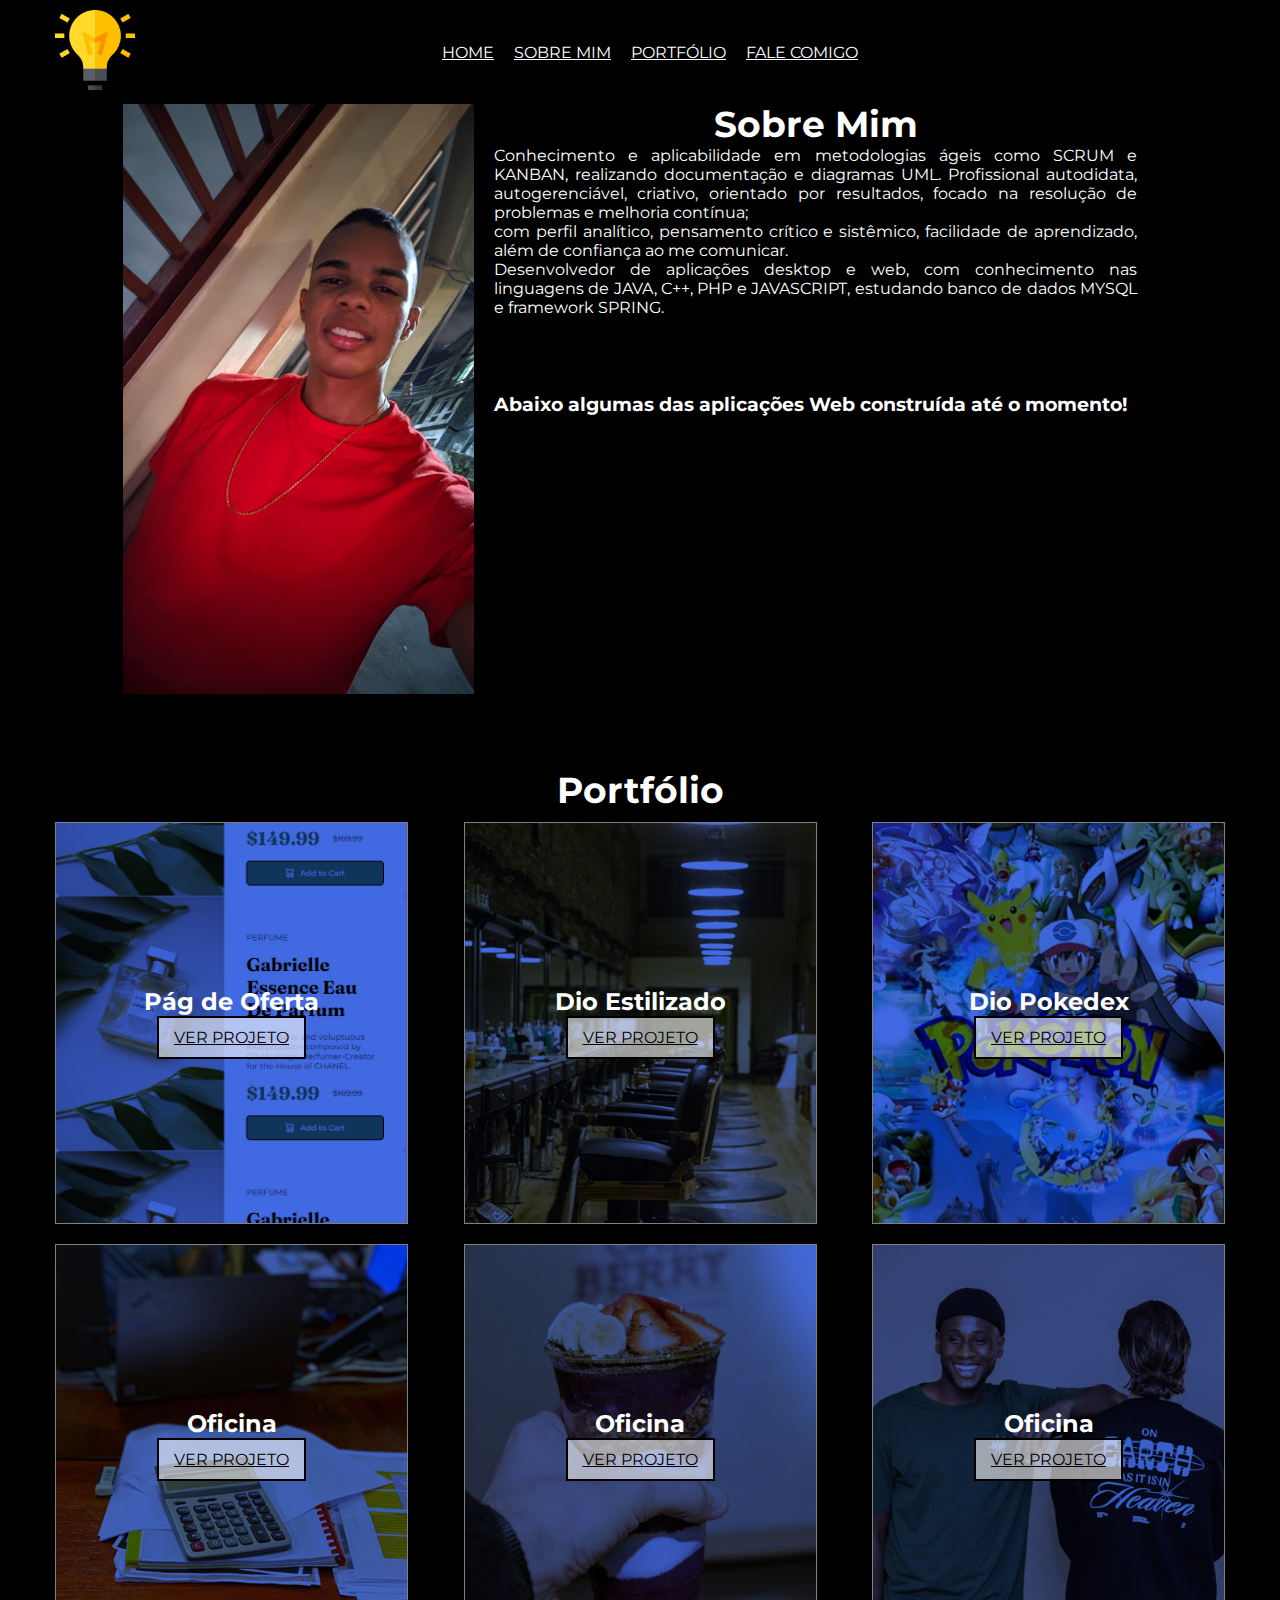
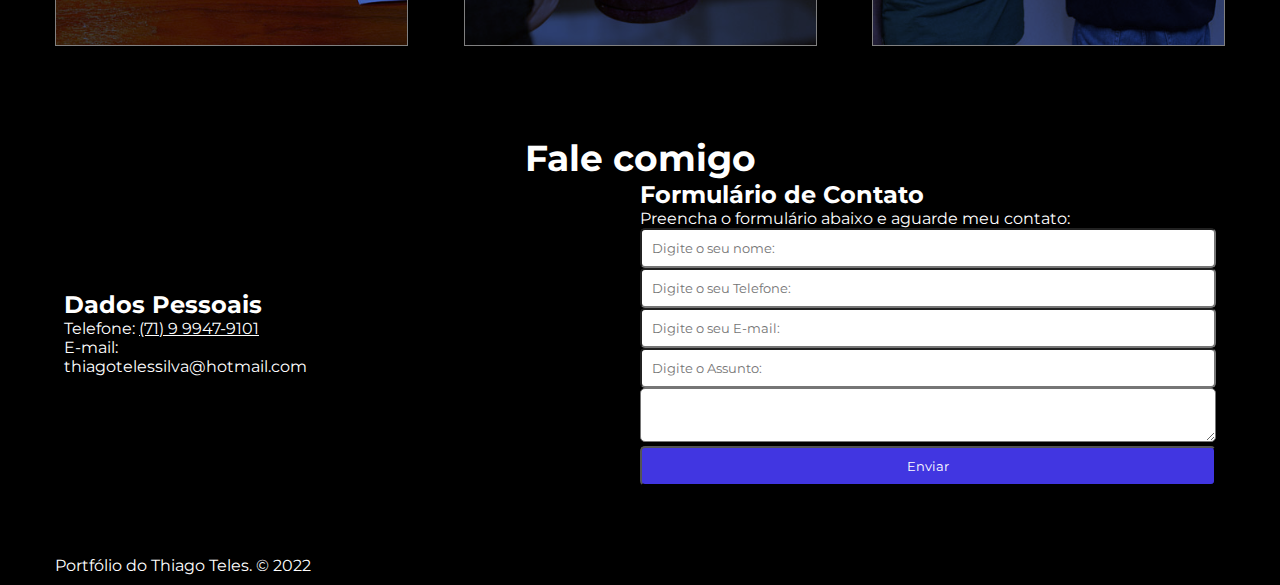
<file: index.html>
<!DOCTYPE html>
<html lang="pt-br">

<head>
	<meta charset="UTF-8">
	<title>Portfólio | Thiago Teles</title>
	<meta name="viewport" content="width=device-width, initial-scale=1.0">
	<!-- favicon -->
	<link rel="icon" href="images/logo.png">
	<!-- css do site -->
	<link rel="stylesheet" type="text/css" href="css/style.css">

	<!-- font google -->
	<link rel="preconnect" href="https://fonts.googleapis.com">
	<link rel="preconnect" href="https://fonts.gstatic.com" crossorigin>
	<link href="https://fonts.googleapis.com/css2?family=Montserrat:wght@300;600;800&display=swap" rel="stylesheet">
	<!-- icons awesome-->
	<link rel="stylesheet" href="https://cdnjs.cloudflare.com/ajax/libs/font-awesome/6.1.1/css/all.min.css"
		integrity="sha512-KfkfwYDsLkIlwQp6LFnl8zNdLGxu9YAA1QvwINks4PhcElQSvqcyVLLD9aMhXd13uQjoXtEKNosOWaZqXgel0g=="
		crossorigin="anonymous" referrerpolicy="no-referrer" />
</head>

<body>
	<header>
		<div class="header container">
			<a href="#">
				<img src="images/logo-criativo.png" alt="Logo da Criativo" class="header-logo">
			</a>
			<nav class="header-nav">
				<ul class="flex-center">
					<li>
						<a href="#">
							HOME
						</a>
					<li>
						<a href="#linksobre">
							SOBRE MIM
						</a>
					</li>
					<li>
						<a href="#linkportfolio">
							PORTFÓLIO
					</li>
					</a>
					<li>
						<a href="#linkfale">
							FALE COMIGO
					</li>
					</a>
				</ul>
			</nav>
			<div class="header-social-media">
				<!--https://fontawesome.com/-->
				<ul class="flex-center">
					<li><a href="https://github.com/Teles23" target="_blank"><i class="fa-brands fa-github"></i></a>
					</li>
					<li><a href="https://www.instagram.com/thiagoteles0/" target="_blank"><i
								class="fa-brands fa-instagram"></i></a></li>
					<li><a href="https://www.linkedin.com/in/thiago-teles17/" target="_blank"><i
								class="fa-brands fa-linkedin"></i></a></li>

				</ul>
			</div>
		</div>
	</header>
	<main>
		<section>
			<div class="flex-center container">
				<div class="mobile">
					<div id="image-sobre">
						<img src="images/foto-design.jpg" alt="Foto do Design">
					</div>
					<div id="sobre">
						<h1 id="linksobre">Sobre Mim</h1>
						<p>Conhecimento e aplicabilidade em metodologias ágeis como SCRUM e KANBAN, realizando
							documentação
							e diagramas UML.
							Profissional autodidata, autogerenciável, criativo, orientado por resultados, focado na
							resolução de problemas e melhoria contínua;</p>
						<p>
							com perfil analítico, pensamento crítico e sistêmico, facilidade de aprendizado, além de
							confiança ao me comunicar.
						</p>
						<p>
							Desenvolvedor de aplicações desktop e web, com conhecimento nas linguagens de JAVA, C++, PHP
							e
							JAVASCRIPT, estudando banco de dados MYSQL e framework SPRING. </p>
						<br><br><br><br>

						<h3>Abaixo algumas das aplicações Web construída até o momento!</h3>

					</div>
				</div>
			</div>
		</section>
	</main>
	<section>
		<h1 id="linkportfolio">Portfólio</h1>
		<div class="flex-center container gallery">
			<div class="flex-center gallery-card gallery-image" id="card-1">
				<h2>Pág de Oferta</h2>
				<a href="./CartaoDeApresentacao/index.html" target="_blank" class="gallery-card-btn">Ver Projeto</a>
			</div>
			<div class="flex-center gallery-card gallery-image" id="card-2">
				<h2>Dio Estilizado</h2>
				<a href="dio/index.html" target="_blank" class="gallery-card-btn">Ver Projeto</a>
			</div>
			<div class="flex-center gallery-card gallery-image" id="card-3">
				<h2>Dio Pokedex</h2>
				<a href="Pokedex/index.html" target="_blank" class="gallery-card-btn">Ver Projeto</a>
			</div>
			<div class="flex-center gallery-card gallery-image" id="card-4">
				<h2>Oficina</h2>
				<a href="#" class="gallery-card-btn">Ver Projeto</a>
			</div>
			<div class="flex-center gallery-card gallery-image" id="card-5">
				<h2>Oficina</h2>
				<a href="#" class="gallery-card-btn">Ver Projeto</a>
			</div>
			<div class="flex-center gallery-card gallery-image" id="card-6">
				<h2>Oficina</h2>
				<a href="#" class="gallery-card-btn">Ver Projeto</a>
			</div>
		</div>
	</section>
	<section>
		<h1 id="linkfale">Fale comigo</h1>
		<div class="flex-center mobileform">
			<div class="dados-contato">
				<H2>Dados Pessoais</H2>
				<p>
					Telefone: <a href="https://api.whatsapp.com/send?phone=5571988545259">(71) 9 9947-9101</a>
				</p>
				<p>
					E-mail:
				<p>thiagotelessilva@hotmail.com</p>
				</p>
			</div>
			<div class="form">
				<H2>Formulário de Contato</H2>
				<p>Preencha o formulário abaixo e aguarde meu contato: </p>
				<form action="" method="post">
					<p>
						<input type="text" name="name" placeholder="Digite o seu nome: ">
					</p>
					<p>
						<input type="text" name="fone" placeholder="Digite o seu Telefone: ">
					</p>
					<p>
						<input type="text" name="email" placeholder="Digite o seu E-mail: ">
					</p>
					<p>
						<input type="text" name="subject" placeholder="Digite o Assunto: ">
					</p>
					<p>
						<textarea name="message" placeholder="Deixe seu Recado">
						</textarea>
					</p>
					<p>
						<input type="submit" name="enviar" value="Enviar" class="btn-submit">
					</p>
				</form>
			</div>

	</section>
	<footer>
		<div class="container">
			Portfólio do Thiago Teles. &copy; 2022
		</div>
	</footer>
</body>

</html>
</file>
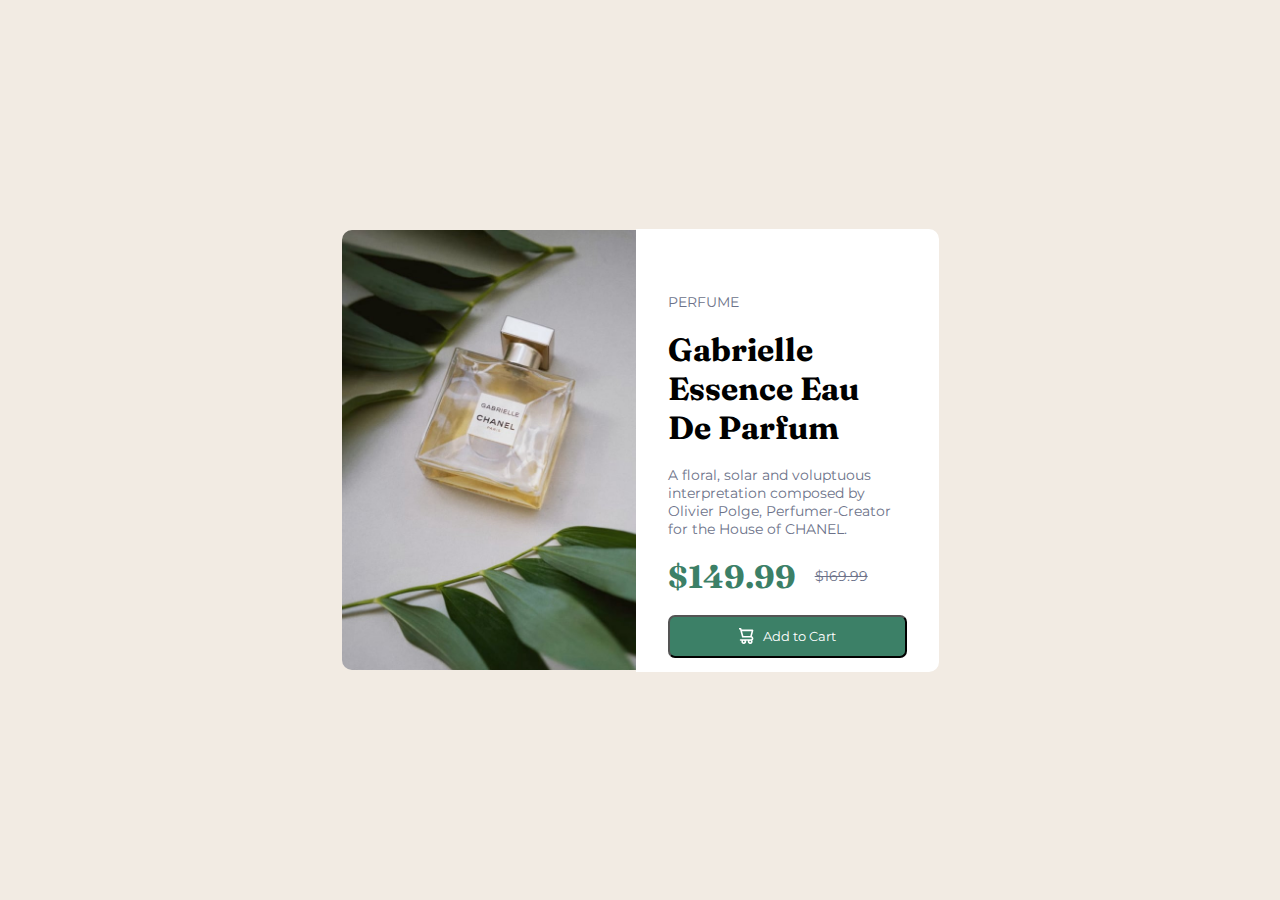
<file: CartaoDeApresentacao/index.html>
<!DOCTYPE html>
<html lang="pt-br">

<head>
  <meta charset="UTF-8">
  <meta http-equiv="X-UA-Compatible" content="IE=edge">
  <meta name="viewport" content="width=device-width, initial-scale=1.0">
  <link rel="stylesheet" href="./css/style.css">
  <link rel="icon" href="./images/favicon-32x32.png">
  <title>Cartão de Produto</title>
</head>

<body>
  <main>
  <div class="content">
    <div id="foto"></div>
    <div class="descricao">
      <p>PERFUME</p><br>
      <h1>Gabrielle Essence Eau De Parfum</h1><br>

      <p>A floral, solar and voluptuous interpretation composed by Olivier Polge,
        Perfumer-Creator for the House of CHANEL.</p><br>
      <ul>
        <li>
          <h1 id="preco">$149.99</h1></span>
        </li>
        <li id="tachado">
          <p style="text-decoration: line-through;">$169.99</p>
        </li>
      </ul><br>

      <button><img src="./images/icon-cart.svg" alt=""> &nbsp Add to Cart </button>
    </div>
  </div>
</main>
</body>

</html>
</file>
<file: css/style.css>
html {
  scroll-behavior: smooth;
}
* {
  font-family: "Montserrat", sans-serif;
  margin: 0;
  padding: 0;
}
body {
  background-color: #000;
  color: #fff;
}
a {
  color: #fff;
}
header {
  background-color: #000;
  width: 100%;
  position: fixed;
  z-index: 3;
  top: 0;
}
h1 {
  text-align: center;
  font-size: 36px;
}
section {
  margin: 60px 0;
}
input,
textarea {
  width: -webkit-fill-available;
  padding: 10px;
  border-radius: 5px;
}
:target {
  scroll-margin-top: 120px;
}
/*classes e ids */
.header {
  display: flex;
  justify-content: space-between;
}
.header-logo {
  width: 80px;
}
.container {
  max-width: 1170px;
  margin: 0 auto 0 auto;
  padding: 10px 0 10px 0;
}
.flex-center,
.mobile {
  display: flex;
  justify-content: center;
  align-items: center;
}
.header-nav ul {
  height: 100%;
}
.header-nav ul li {
  margin: 0 10px;
  text-transform: uppercase;
  list-style: none;
}
.header-nav ul li a:hover {
  color: gold;
  text-decoration: none;
}
.header-social-media ul {
  height: 100%;
}
.header-social-media ul li {
  margin: 0 10px;
  list-style: none;
}
.header-social-media ul li a:hover {
  color: #ff00ff;
}
#image-sobre {
  width: 30%;
}

#image-sobre img {
  width: 100%;
}
#sobre {
  width: 55%;
  padding: 0 20px;
  align-self: flex-start;
  margin-top: 32px;
  text-align: justify;
}
/* galeria */
.gallery {
  flex-wrap: wrap;
  justify-content: space-between;
}
.gallery-card {
  width: 30%;
  height: 400px;
  border: 1px solid gray;
  flex-direction: column;
  margin-bottom: 20px;
  overflow: hidden;
}
.gallery-card-btn {
  border: 2px solid black;
  color: black;
  font-weight: 400;
  text-transform: uppercase;
  padding: 10px 15px;
  background-color: rgba(255, 255, 255, 0.6);
}
.gallery-card-btn:hover {
  background-color: white;
  transition: 0.6s;
}
.gallery-image {
  background-size: 100%;
  background-position: center;
  background-color: #4169e1;
  background-blend-mode: multiply;
}
.gallery-image:hover {
  background-size: 120%;
  transition: 0.6s;
  background-color: white;
  background-blend-mode: multiply;
}
#card-1 {
  background-image: url(../images/img-02.jpg);
}
#card-2 {
  background-image: url(../images/img-01-s.jpg);
}
#card-3 {
  background-image: url(../images/img-03-a.jpg);
}
#card-4 {
  background-image: url(../images/img-04-p.jpg);
}
#card-5 {
  background-image: url(../images/img-05-p.jpg);
}
#card-6 {
  background-image: url(../images/img-06-p.jpg);
}
/*section form*/

.dados-contato {
  width: 45%;
}
.form {
  width: 45%;
}
/*form*/
.btn-submit {
  background-color: #4136e1;
  color: white;
}
.btn-submit:hover {
  background-color: #191970;
}
/*responsivo*/

@media screen and (max-width: 800px) {
  body {
    /* background-color: blue; */
  }
  .header {
    font-size: 7px;
  }
  .header-logo {
    width: 28px;
  }
  #image-sobre {
    width: 30%;
  }
  #sobre {
    margin: auto;
    width: auto;
    text-align: justify;
  }
  .mobile {
    display: flex;
    flex-direction: column;
  }
  .mobileform {
    display: flex;
    flex-direction: column-reverse;
    align-items: baseline;
  }
  .dados-contato {
    align-self: flex-start;
    width: auto;
  }
  .form {
    width: auto;
  }
  .gallery-card {
    height: 161px;
    background-size: 115%;
  }
}
@media screen and (max-width: 600px) {
  /* body {
     background-color: orange; 
  }
  .header {
    width: max-content;
  } */
}
</file>
<file: CartaoDeApresentacao/css/style.css>
@import url("https://fonts.googleapis.com/css2?family=Fraunces:opsz,wght@9..144,700&family=Montserrat:wght@500;700&display=swap");
* {
  font-family: "Montserrat", serif;
  margin: 0;
  padding: 0;
}
body {
  max-width: 1440px;
  background-color: hsl(30, 38%, 92%);
}
h1 {
  font-family: "Fraunces", serif;
}
p {
  font-size: 14px;
  color: hsl(228, 12%, 48%);
}
button img {
  background: none;
  vertical-align: text-bottom;
}
button {
  background-color: hsl(158, 36%, 37%);
  color: hsl(0, 0%, 100%);
  border-radius: 7px;
  width: 100%;
  height: 43px;
}
ul {
  list-style: none;
  display: flex;
  align-items: center;
}
button:hover{
  background-color:rgb(24, 62, 48);
  cursor: pointer;
}
.content {
  width: 100vw;
  height: 100vh;
  display: flex;
  justify-content: center;
  align-items: center;
}
.descricao {
  flex-direction: column;
  background-color: hsl(0, 0%, 100%);
  width: 239px;
  height: 315px;
  padding: 64px 2.5vw;
  border-radius: 0 10px 10px 0;
}
#preco {
  color: hsl(158, 36%, 37%);
}
#foto {
  background-image: url(../images/image-product-desktop.jpg);
  background-size: cover;
  background-position: center;
  width: 294px;
  height: 440.92px;
  border-radius: 10px 0 0 10px;
}
#tachado {
  margin-left: 1.5vw;
}

@media screen and (max-width: 600px) {
  .content {
    flex-direction: column;
  }
  .descricao {
    width: 294px;
    height: auto;
    padding: 2.5vh;

    border-radius: 0 0 10px 10px;
  }
  #foto {
    background-image: url(../images/image-product-mobile.jpg);
    height: 250px;
    width: 331px;
    border-radius: 10px 10px 0 0;
  }
  #tachado {
    margin-left: 4vw;
  }
}
</file>
